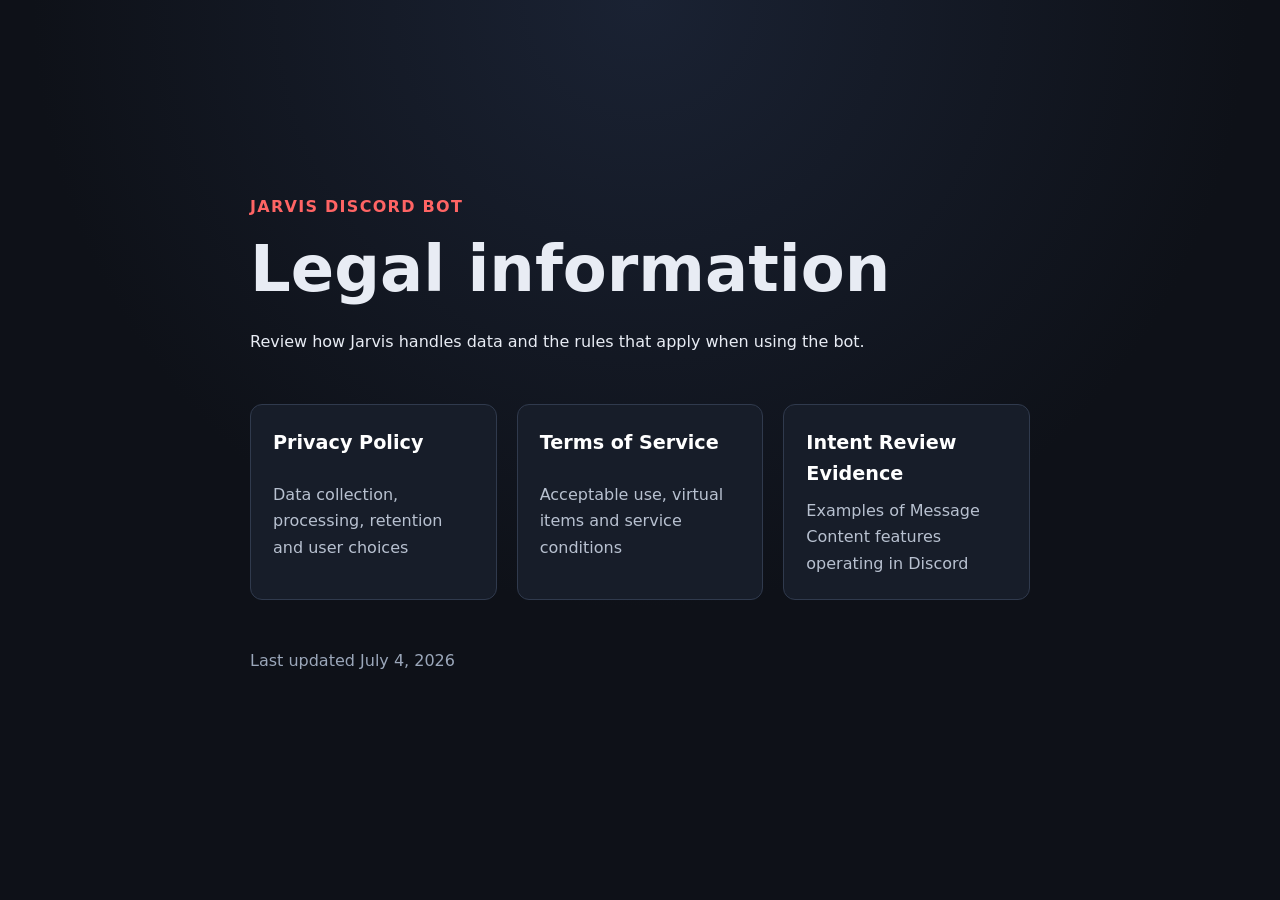
<file: index.html>
<!doctype html>
<html lang="en">
<head>
  <meta charset="utf-8">
  <meta name="viewport" content="width=device-width, initial-scale=1">
  <meta name="description" content="Privacy Policy and Terms of Service for the Jarvis Discord bot.">
  <title>Jarvis Legal</title>
  <link rel="stylesheet" href="styles.css">
</head>
<body>
  <main class="page compact">
    <p class="eyebrow">Jarvis Discord Bot</p>
    <h1>Legal information</h1>
    <p>Review how Jarvis handles data and the rules that apply when using the bot.</p>
    <nav class="cards" aria-label="Legal documents">
      <a href="privacy.html"><strong>Privacy Policy</strong><span>Data collection, processing, retention and user choices</span></a>
      <a href="terms.html"><strong>Terms of Service</strong><span>Acceptable use, virtual items and service conditions</span></a>
      <a href="evidence/"><strong>Intent Review Evidence</strong><span>Examples of Message Content features operating in Discord</span></a>
    </nav>
    <p class="meta">Last updated July 4, 2026</p>
  </main>
</body>
</html>
</file>
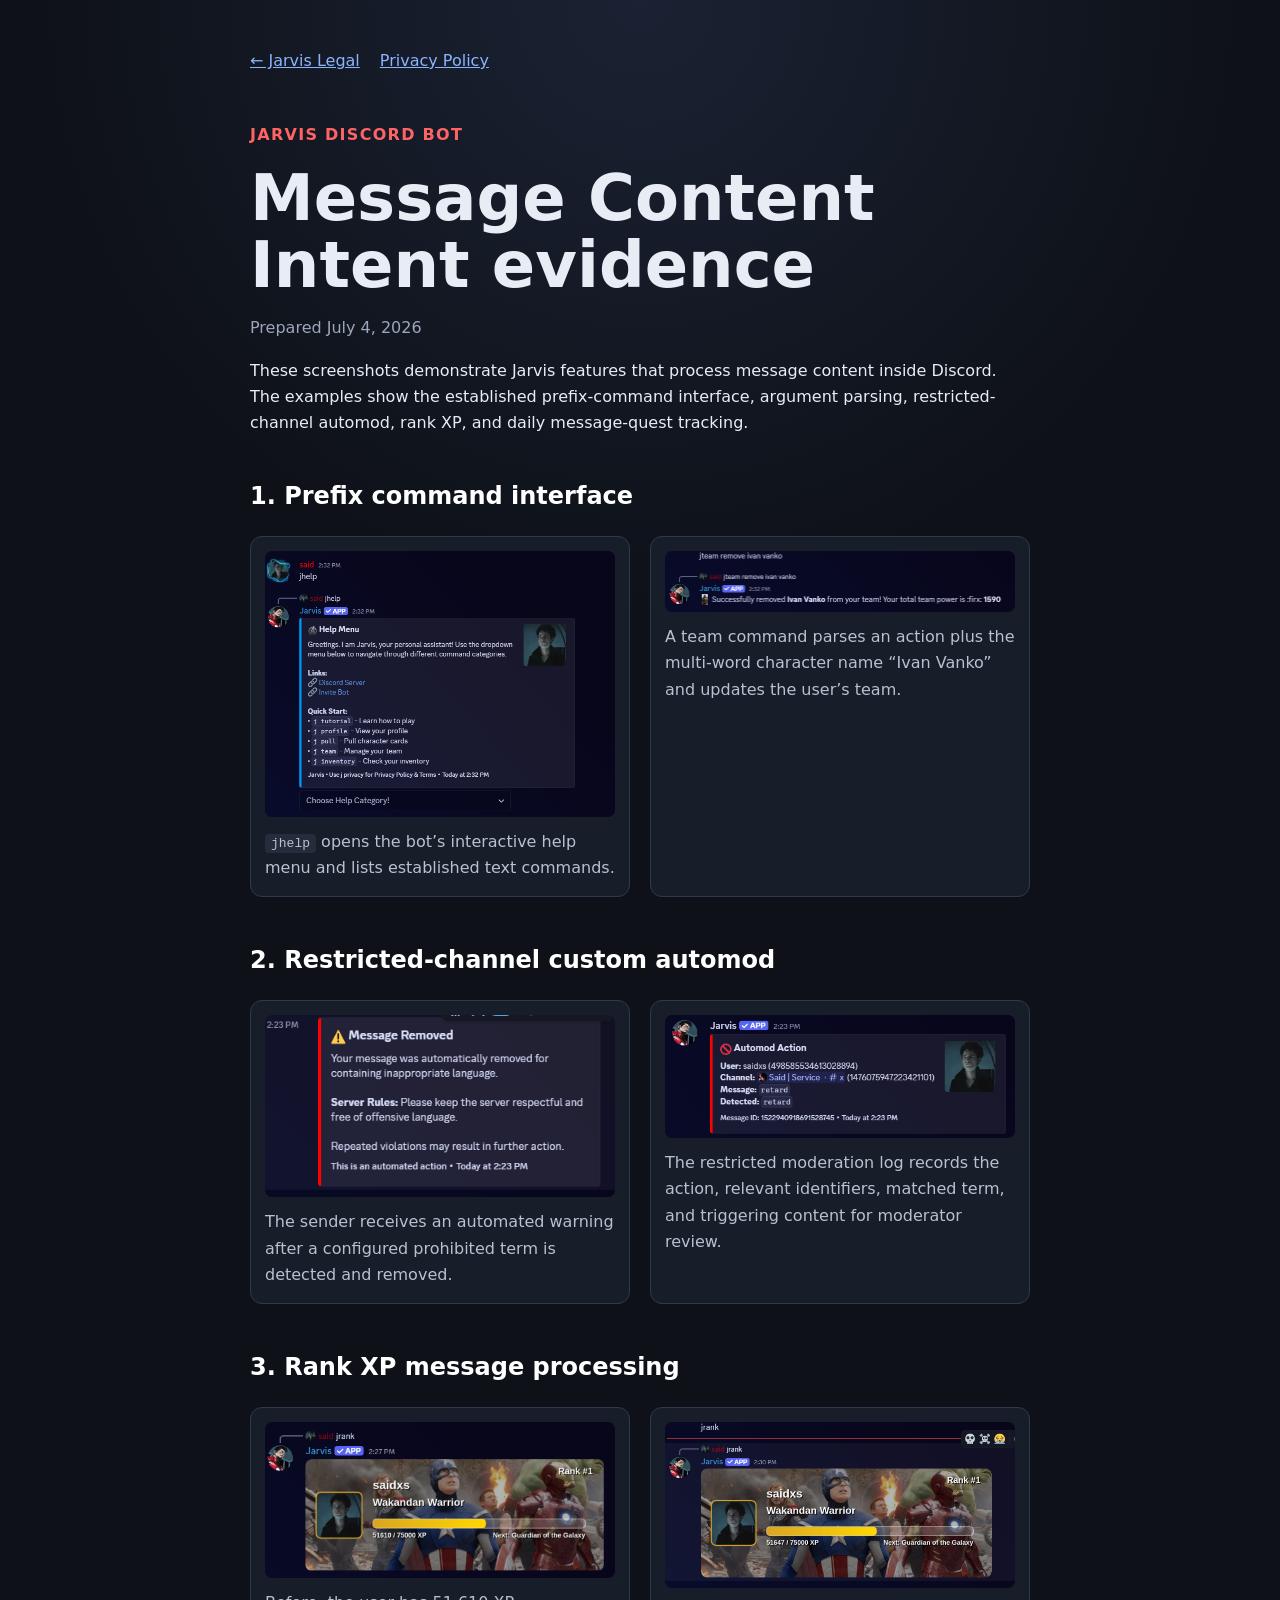
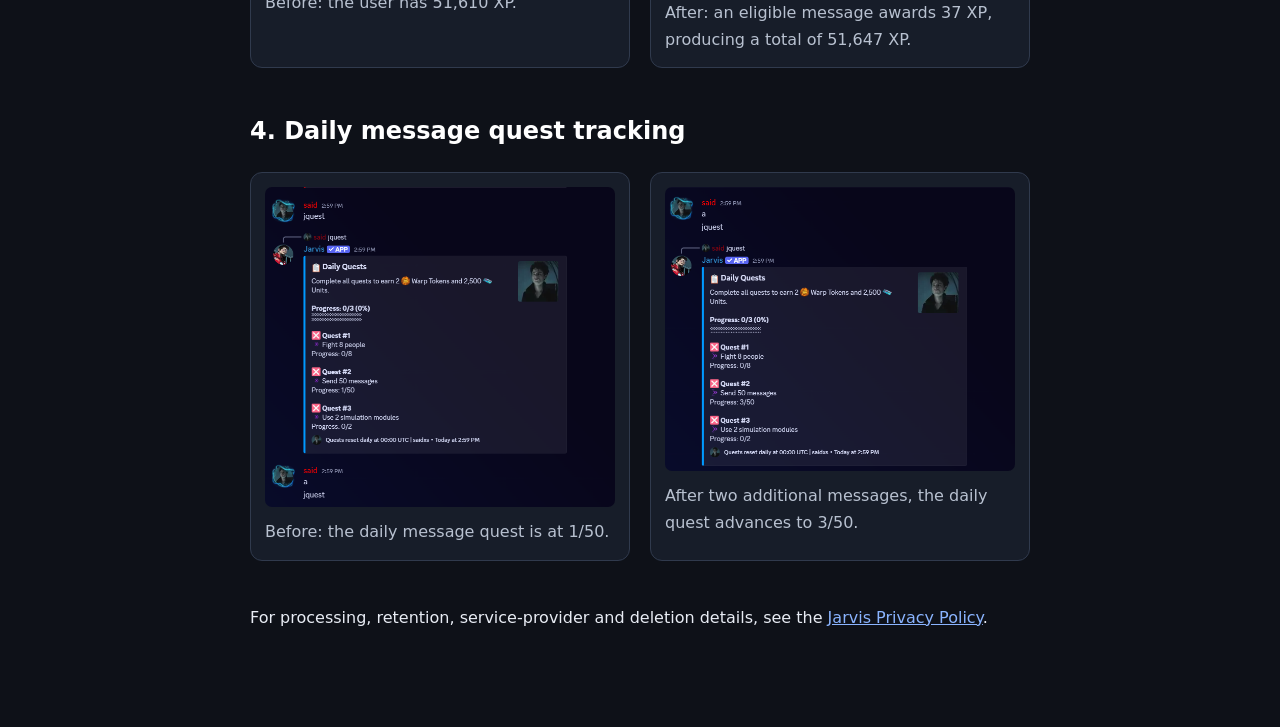
<file: evidence/index.html>
<!doctype html>
<html lang="en">
<head>
  <meta charset="utf-8">
  <meta name="viewport" content="width=device-width, initial-scale=1">
  <meta name="description" content="Message Content Intent review evidence for the Jarvis Discord bot.">
  <title>Intent Review Evidence — Jarvis</title>
  <link rel="stylesheet" href="../styles.css">
</head>
<body>
  <main class="page">
    <nav><a href="../index.html">← Jarvis Legal</a> <a href="../privacy.html">Privacy Policy</a></nav>
    <p class="eyebrow">Jarvis Discord Bot</p>
    <h1>Message Content Intent evidence</h1>
    <p class="meta">Prepared July 4, 2026</p>
    <p>These screenshots demonstrate Jarvis features that process message content inside Discord. The examples show the established prefix-command interface, argument parsing, restricted-channel automod, rank XP, and daily message-quest tracking.</p>

    <h2>1. Prefix command interface</h2>
    <div class="evidence-grid">
      <figure>
        <img src="help-menu.png" alt="Jarvis responding to the jhelp prefix command with its command menu">
        <figcaption><code>jhelp</code> opens the bot’s interactive help menu and lists established text commands.</figcaption>
      </figure>
      <figure>
        <img src="multiword-command.png" alt="Jarvis parsing a team command containing the multi-word character name Ivan Vanko">
        <figcaption>A team command parses an action plus the multi-word character name “Ivan Vanko” and updates the user’s team.</figcaption>
      </figure>
    </div>

    <h2>2. Restricted-channel custom automod</h2>
    <div class="evidence-grid">
      <figure>
        <img src="automod-warning.png" alt="Direct-message warning sent after the custom automod removes a prohibited message">
        <figcaption>The sender receives an automated warning after a configured prohibited term is detected and removed.</figcaption>
      </figure>
      <figure>
        <img src="automod-log.png" alt="Restricted Discord moderation log showing the user, channel, detected term, and message ID">
        <figcaption>The restricted moderation log records the action, relevant identifiers, matched term, and triggering content for moderator review.</figcaption>
      </figure>
    </div>

    <h2>3. Rank XP message processing</h2>
    <div class="evidence-grid">
      <figure>
        <img src="rank-before.png" alt="Jarvis rank card showing 51,610 XP before an eligible message">
        <figcaption>Before: the user has 51,610 XP.</figcaption>
      </figure>
      <figure>
        <img src="rank-after.png" alt="Jarvis rank card showing 51,647 XP after an eligible message">
        <figcaption>After: an eligible message awards 37 XP, producing a total of 51,647 XP.</figcaption>
      </figure>
    </div>

    <h2>4. Daily message quest tracking</h2>
    <div class="evidence-grid">
      <figure>
        <img src="quest-before.png" alt="Daily message quest showing one of fifty messages completed">
        <figcaption>Before: the daily message quest is at 1/50.</figcaption>
      </figure>
      <figure>
        <img src="quest-after.png" alt="Daily message quest showing three of fifty messages completed">
        <figcaption>After two additional messages, the daily quest advances to 3/50.</figcaption>
      </figure>
    </div>

    <p>For processing, retention, service-provider and deletion details, see the <a href="../privacy.html">Jarvis Privacy Policy</a>.</p>
  </main>
</body>
</html>
</file>
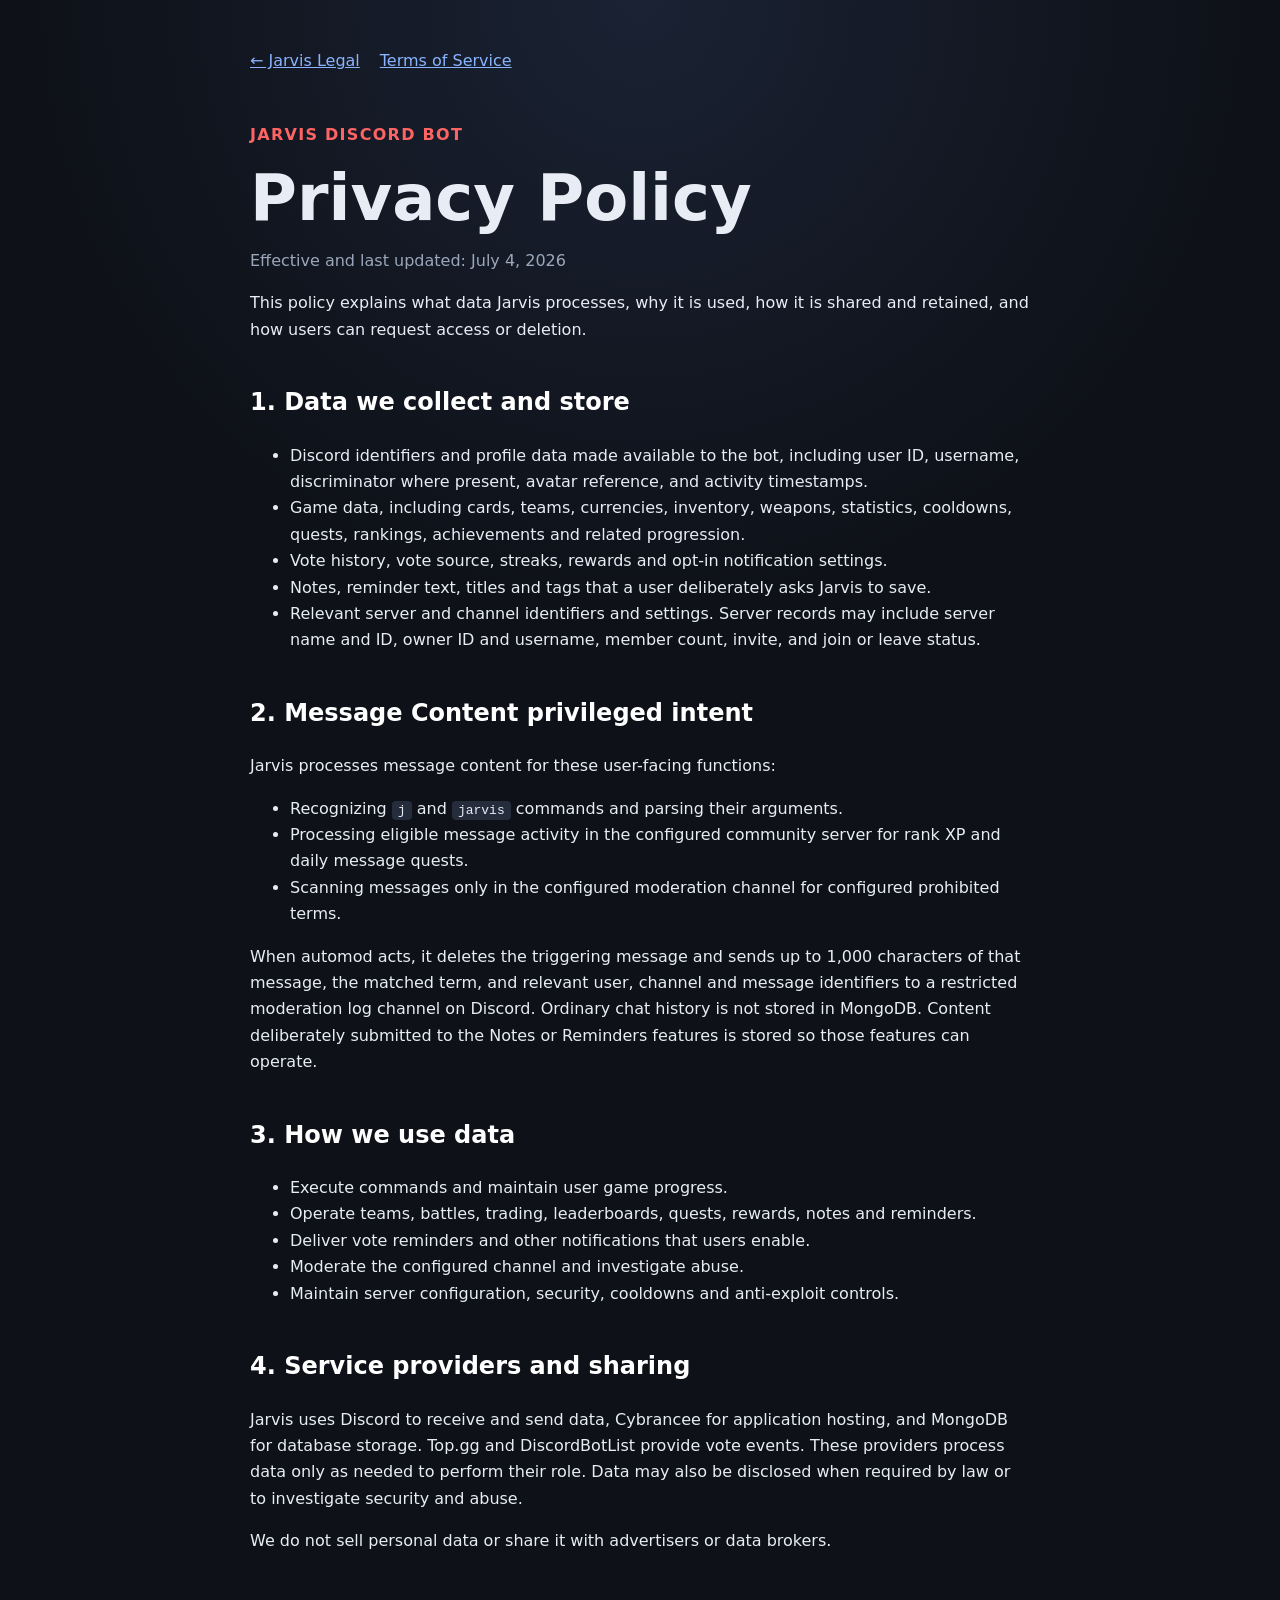
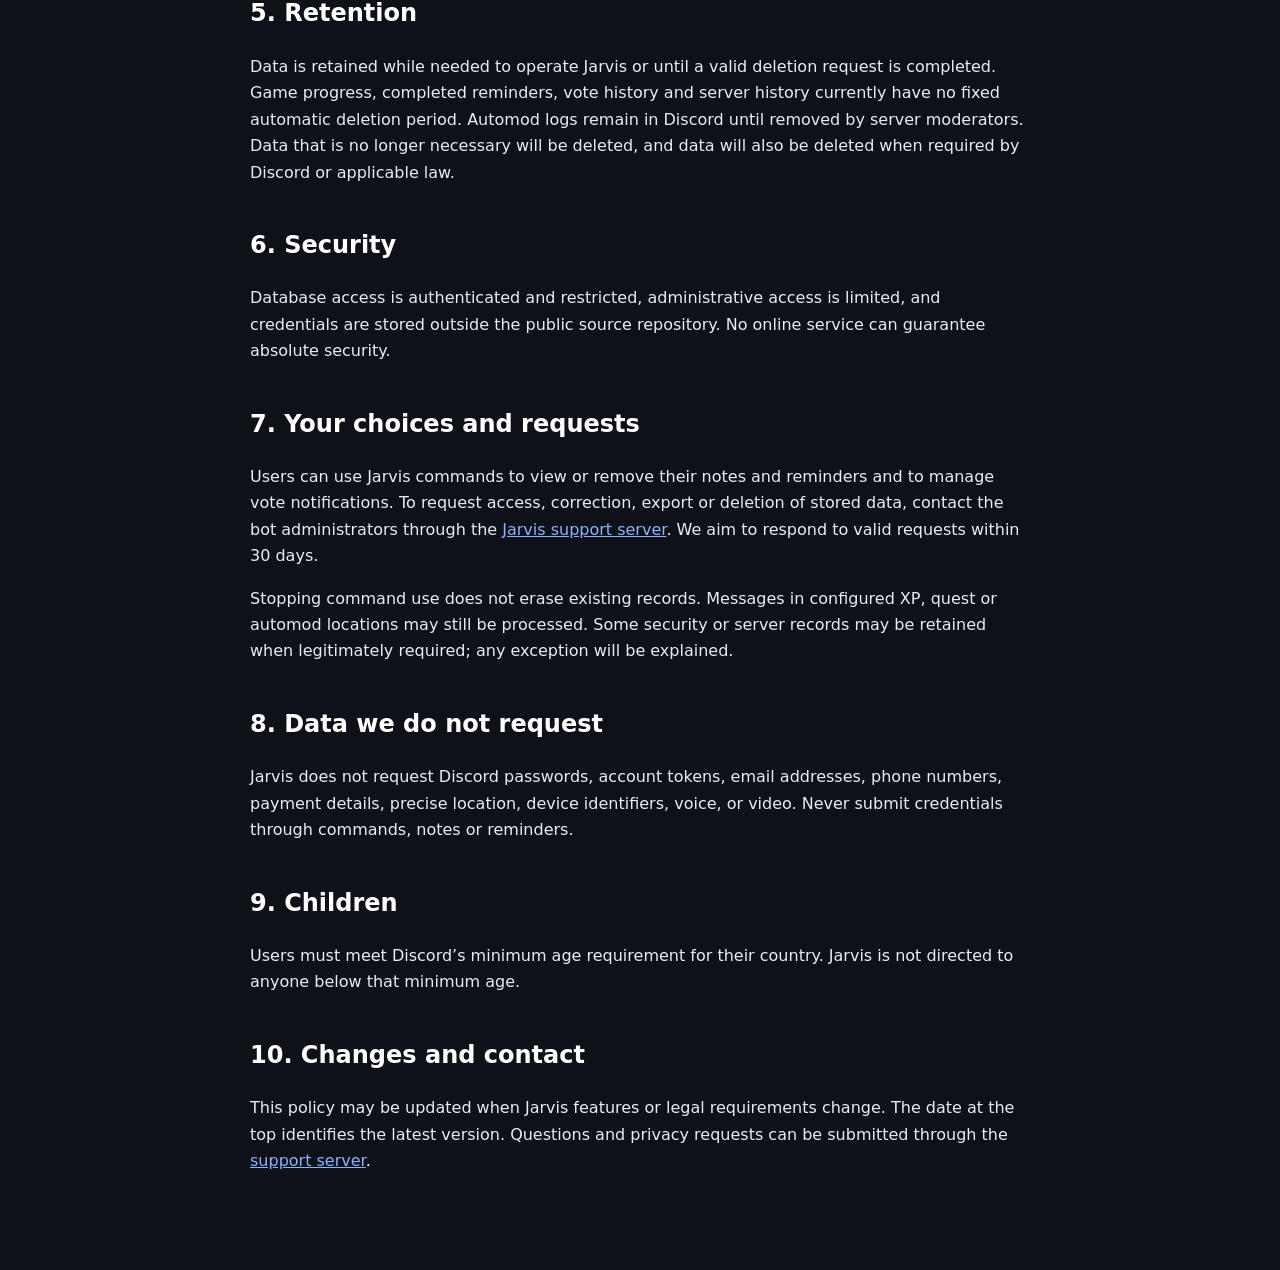
<file: privacy.html>
<!doctype html>
<html lang="en">
<head>
  <meta charset="utf-8">
  <meta name="viewport" content="width=device-width, initial-scale=1">
  <meta name="description" content="Privacy Policy for the Jarvis Discord bot.">
  <title>Privacy Policy — Jarvis</title>
  <link rel="stylesheet" href="styles.css">
</head>
<body>
  <main class="page">
    <nav><a href="index.html">← Jarvis Legal</a> <a href="terms.html">Terms of Service</a></nav>
    <p class="eyebrow">Jarvis Discord Bot</p>
    <h1>Privacy Policy</h1>
    <p class="meta">Effective and last updated: July 4, 2026</p>

    <p>This policy explains what data Jarvis processes, why it is used, how it is shared and retained, and how users can request access or deletion.</p>

    <h2>1. Data we collect and store</h2>
    <ul>
      <li>Discord identifiers and profile data made available to the bot, including user ID, username, discriminator where present, avatar reference, and activity timestamps.</li>
      <li>Game data, including cards, teams, currencies, inventory, weapons, statistics, cooldowns, quests, rankings, achievements and related progression.</li>
      <li>Vote history, vote source, streaks, rewards and opt-in notification settings.</li>
      <li>Notes, reminder text, titles and tags that a user deliberately asks Jarvis to save.</li>
      <li>Relevant server and channel identifiers and settings. Server records may include server name and ID, owner ID and username, member count, invite, and join or leave status.</li>
    </ul>

    <h2>2. Message Content privileged intent</h2>
    <p>Jarvis processes message content for these user-facing functions:</p>
    <ul>
      <li>Recognizing <code>j</code> and <code>jarvis</code> commands and parsing their arguments.</li>
      <li>Processing eligible message activity in the configured community server for rank XP and daily message quests.</li>
      <li>Scanning messages only in the configured moderation channel for configured prohibited terms.</li>
    </ul>
    <p>When automod acts, it deletes the triggering message and sends up to 1,000 characters of that message, the matched term, and relevant user, channel and message identifiers to a restricted moderation log channel on Discord. Ordinary chat history is not stored in MongoDB. Content deliberately submitted to the Notes or Reminders features is stored so those features can operate.</p>

    <h2>3. How we use data</h2>
    <ul>
      <li>Execute commands and maintain user game progress.</li>
      <li>Operate teams, battles, trading, leaderboards, quests, rewards, notes and reminders.</li>
      <li>Deliver vote reminders and other notifications that users enable.</li>
      <li>Moderate the configured channel and investigate abuse.</li>
      <li>Maintain server configuration, security, cooldowns and anti-exploit controls.</li>
    </ul>

    <h2>4. Service providers and sharing</h2>
    <p>Jarvis uses Discord to receive and send data, Cybrancee for application hosting, and MongoDB for database storage. Top.gg and DiscordBotList provide vote events. These providers process data only as needed to perform their role. Data may also be disclosed when required by law or to investigate security and abuse.</p>
    <p>We do not sell personal data or share it with advertisers or data brokers.</p>

    <h2>5. Retention</h2>
    <p>Data is retained while needed to operate Jarvis or until a valid deletion request is completed. Game progress, completed reminders, vote history and server history currently have no fixed automatic deletion period. Automod logs remain in Discord until removed by server moderators. Data that is no longer necessary will be deleted, and data will also be deleted when required by Discord or applicable law.</p>

    <h2>6. Security</h2>
    <p>Database access is authenticated and restricted, administrative access is limited, and credentials are stored outside the public source repository. No online service can guarantee absolute security.</p>

    <h2>7. Your choices and requests</h2>
    <p>Users can use Jarvis commands to view or remove their notes and reminders and to manage vote notifications. To request access, correction, export or deletion of stored data, contact the bot administrators through the <a href="https://discord.gg/avengers">Jarvis support server</a>. We aim to respond to valid requests within 30 days.</p>
    <p>Stopping command use does not erase existing records. Messages in configured XP, quest or automod locations may still be processed. Some security or server records may be retained when legitimately required; any exception will be explained.</p>

    <h2>8. Data we do not request</h2>
    <p>Jarvis does not request Discord passwords, account tokens, email addresses, phone numbers, payment details, precise location, device identifiers, voice, or video. Never submit credentials through commands, notes or reminders.</p>

    <h2>9. Children</h2>
    <p>Users must meet Discord’s minimum age requirement for their country. Jarvis is not directed to anyone below that minimum age.</p>

    <h2>10. Changes and contact</h2>
    <p>This policy may be updated when Jarvis features or legal requirements change. The date at the top identifies the latest version. Questions and privacy requests can be submitted through the <a href="https://discord.gg/avengers">support server</a>.</p>
  </main>
</body>
</html>
</file>
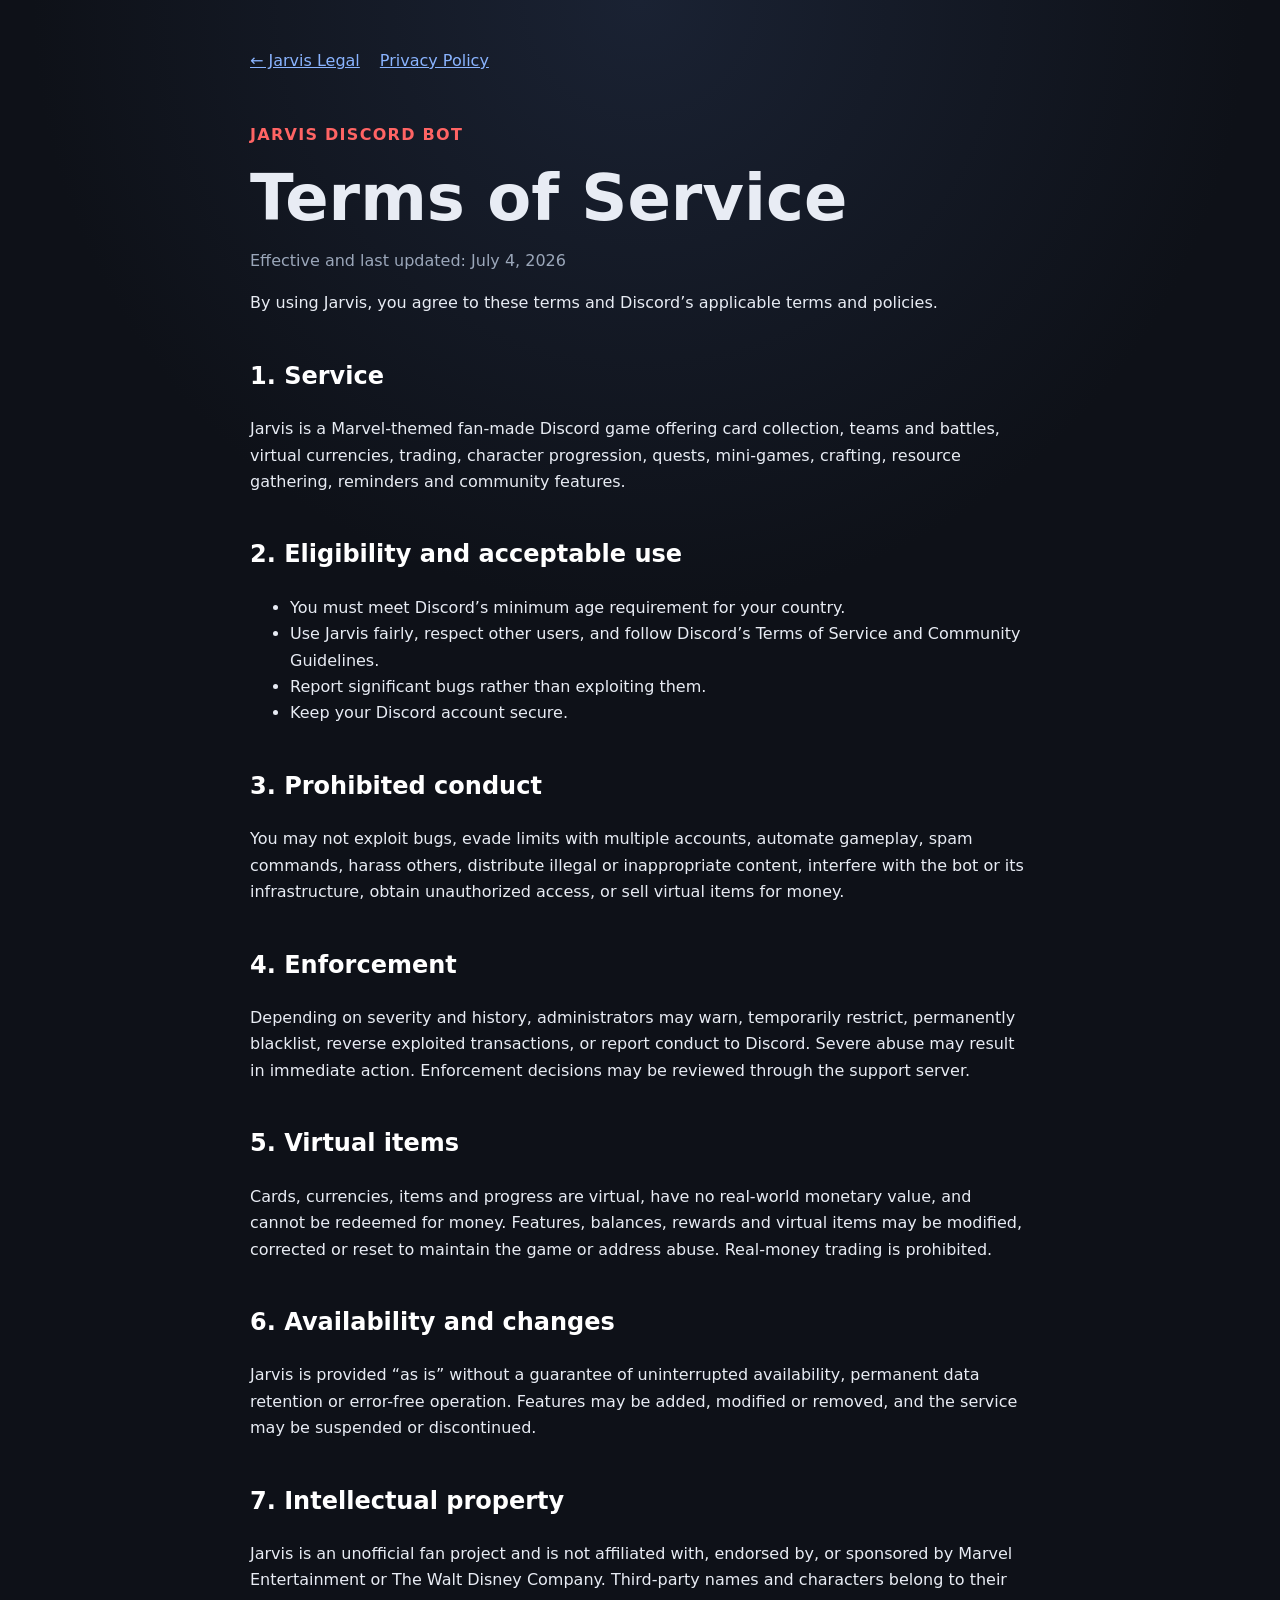
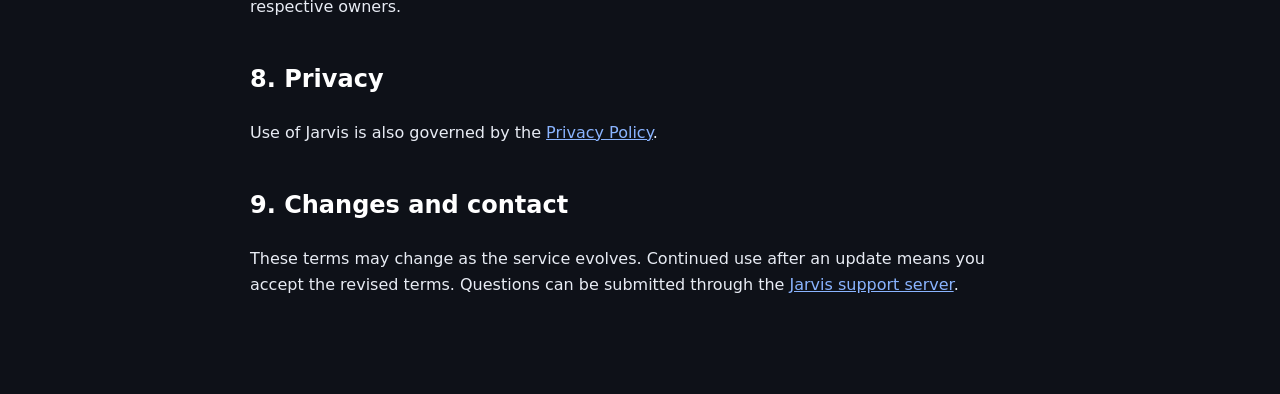
<file: terms.html>
<!doctype html>
<html lang="en">
<head>
  <meta charset="utf-8">
  <meta name="viewport" content="width=device-width, initial-scale=1">
  <meta name="description" content="Terms of Service for the Jarvis Discord bot.">
  <title>Terms of Service — Jarvis</title>
  <link rel="stylesheet" href="styles.css">
</head>
<body>
  <main class="page">
    <nav><a href="index.html">← Jarvis Legal</a> <a href="privacy.html">Privacy Policy</a></nav>
    <p class="eyebrow">Jarvis Discord Bot</p>
    <h1>Terms of Service</h1>
    <p class="meta">Effective and last updated: July 4, 2026</p>

    <p>By using Jarvis, you agree to these terms and Discord’s applicable terms and policies.</p>

    <h2>1. Service</h2>
    <p>Jarvis is a Marvel-themed fan-made Discord game offering card collection, teams and battles, virtual currencies, trading, character progression, quests, mini-games, crafting, resource gathering, reminders and community features.</p>

    <h2>2. Eligibility and acceptable use</h2>
    <ul>
      <li>You must meet Discord’s minimum age requirement for your country.</li>
      <li>Use Jarvis fairly, respect other users, and follow Discord’s Terms of Service and Community Guidelines.</li>
      <li>Report significant bugs rather than exploiting them.</li>
      <li>Keep your Discord account secure.</li>
    </ul>

    <h2>3. Prohibited conduct</h2>
    <p>You may not exploit bugs, evade limits with multiple accounts, automate gameplay, spam commands, harass others, distribute illegal or inappropriate content, interfere with the bot or its infrastructure, obtain unauthorized access, or sell virtual items for money.</p>

    <h2>4. Enforcement</h2>
    <p>Depending on severity and history, administrators may warn, temporarily restrict, permanently blacklist, reverse exploited transactions, or report conduct to Discord. Severe abuse may result in immediate action. Enforcement decisions may be reviewed through the support server.</p>

    <h2>5. Virtual items</h2>
    <p>Cards, currencies, items and progress are virtual, have no real-world monetary value, and cannot be redeemed for money. Features, balances, rewards and virtual items may be modified, corrected or reset to maintain the game or address abuse. Real-money trading is prohibited.</p>

    <h2>6. Availability and changes</h2>
    <p>Jarvis is provided “as is” without a guarantee of uninterrupted availability, permanent data retention or error-free operation. Features may be added, modified or removed, and the service may be suspended or discontinued.</p>

    <h2>7. Intellectual property</h2>
    <p>Jarvis is an unofficial fan project and is not affiliated with, endorsed by, or sponsored by Marvel Entertainment or The Walt Disney Company. Third-party names and characters belong to their respective owners.</p>

    <h2>8. Privacy</h2>
    <p>Use of Jarvis is also governed by the <a href="privacy.html">Privacy Policy</a>.</p>

    <h2>9. Changes and contact</h2>
    <p>These terms may change as the service evolves. Continued use after an update means you accept the revised terms. Questions can be submitted through the <a href="https://discord.gg/avengers">Jarvis support server</a>.</p>
  </main>
</body>
</html>
</file>
<file: styles.css>
:root {
  color-scheme: dark;
  font-family: Inter, ui-sans-serif, system-ui, -apple-system, BlinkMacSystemFont, "Segoe UI", sans-serif;
  background: #0e1118;
  color: #e8ecf4;
}

* { box-sizing: border-box; }

body {
  margin: 0;
  background: radial-gradient(circle at top, #1a2233 0, #0e1118 38rem);
  line-height: 1.65;
}

.page {
  width: min(780px, calc(100% - 32px));
  margin: 0 auto;
  padding: 48px 0 80px;
}

.compact { min-height: 100vh; display: grid; align-content: center; }

nav { display: flex; gap: 20px; margin-bottom: 48px; }
a { color: #8ab4ff; }
h1 { margin: 0 0 10px; font-size: clamp(2.25rem, 8vw, 4rem); line-height: 1.05; }
h2 { margin-top: 40px; color: #fff; }
.eyebrow { color: #ff6464; font-weight: 700; letter-spacing: .08em; text-transform: uppercase; }
.meta { color: #9ba7ba; }
code { background: #252d3c; border-radius: 4px; padding: 2px 6px; }

.cards { display: grid; grid-template-columns: repeat(auto-fit, minmax(240px, 1fr)); margin: 32px 0; }
.cards a { display: grid; gap: 8px; padding: 22px; border: 1px solid #303a4d; border-radius: 12px; background: #171d29; text-decoration: none; }
.cards a:hover { border-color: #8ab4ff; }
.cards strong { color: #fff; font-size: 1.2rem; }
.cards span { color: #b8c1d0; }

.evidence-grid {
  display: grid;
  grid-template-columns: repeat(auto-fit, minmax(280px, 1fr));
  gap: 20px;
  margin: 20px 0 44px;
}

figure {
  margin: 0;
  padding: 14px;
  border: 1px solid #303a4d;
  border-radius: 12px;
  background: #171d29;
}

figure img {
  display: block;
  width: 100%;
  height: auto;
  border-radius: 7px;
}

figcaption { margin-top: 12px; color: #b8c1d0; }

@media (max-width: 520px) {
  .page { padding-top: 28px; }
  nav { margin-bottom: 32px; flex-wrap: wrap; }
}
</file>
